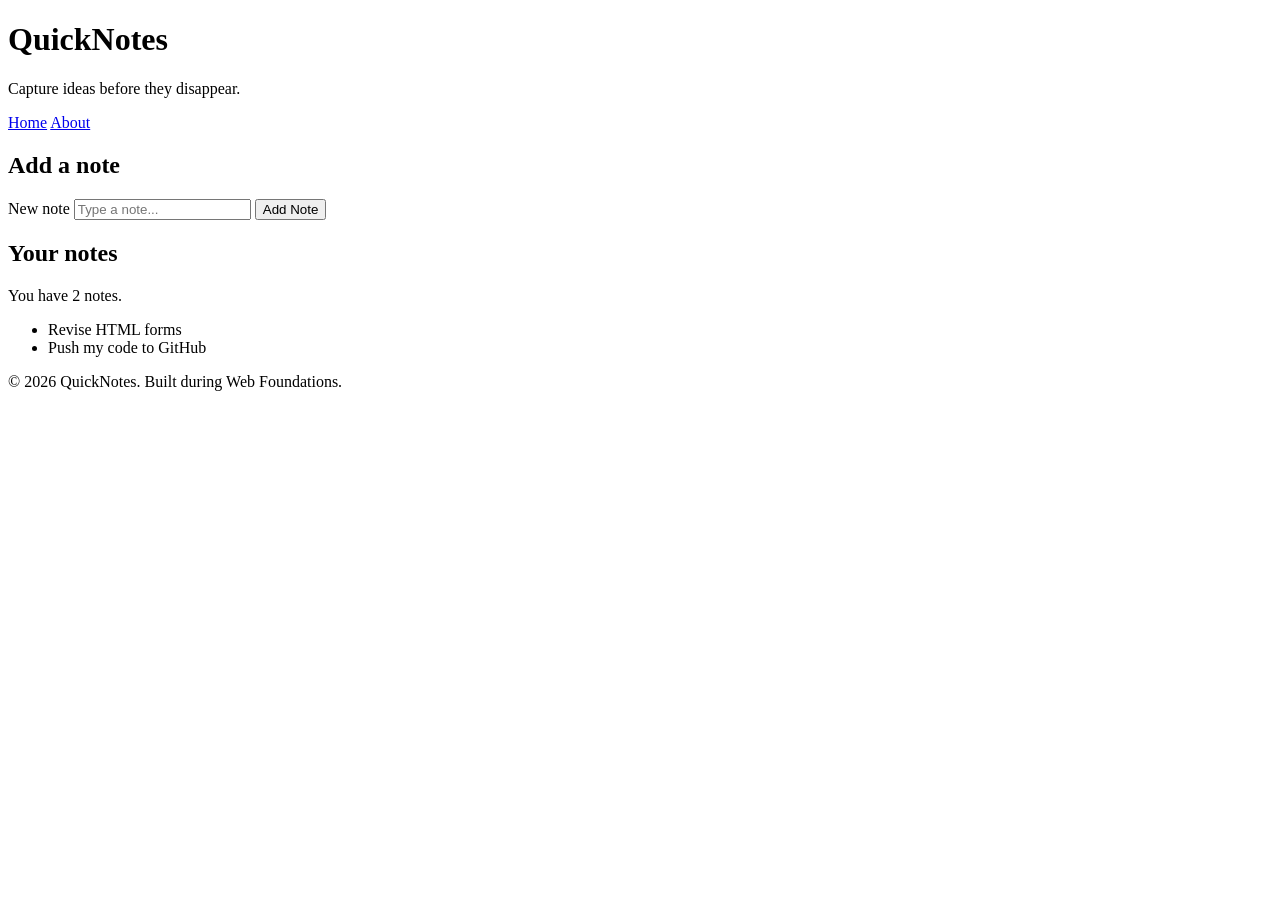
<file: day1/index.html>
<!DOCTYPE html>
<html lang="en">
  <head>
    <meta charset="UTF-8" />
    <meta name="viewport" content="width=device-width, initial-scale=1.0" />
    <title>QuickNotes - Home</title>
  </head>
  <body>
    <header>
      <h1>QuickNotes</h1>
      <p>Capture ideas before they disappear.</p>
      <nav>
        <a href="index.html">Home</a>
        <a href="about.html">About</a>
      </nav>
    </header>

    <main>
      <section>
        <h2>Add a note</h2>
        <form id="note-form">
          <label for="note-input">New note</label>
          <input type="text" id="note-input" placeholder="Type a note..." />
          <button type="submit">Add Note</button>
        </form>
      </section>

      <section>
        <h2>Your notes</h2>
        <p id="note-count">You have 2 notes.</p>
        <ul id="notes-list">
          <li>Revise HTML forms</li>
          <li>Push my code to GitHub</li>
        </ul>
      </section>
    </main>

    <footer>
      <p>&copy; 2026 QuickNotes. Built during Web Foundations.</p>
    </footer>
  </body>
</html>
</file>
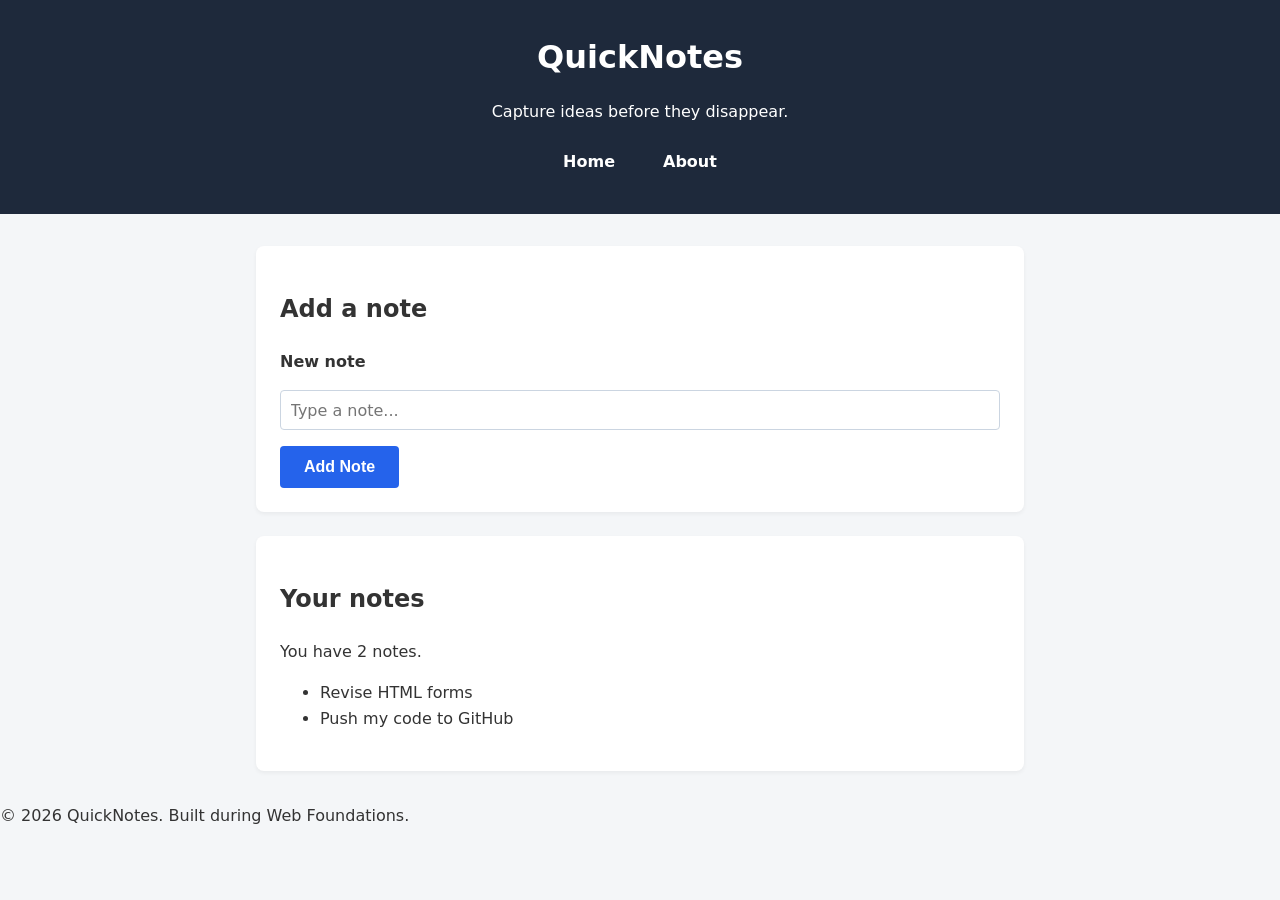
<file: day2/index.html>
<!DOCTYPE html>
<html lang="en">

<head>
  <meta charset="UTF-8" />
  <meta name="viewport" content="width=device-width, initial-scale=1.0" />
  <title>QuickNotes - Home</title>
  <link rel="stylesheet" href="style.css">
</head>

<body>
  <header>
    <h1>QuickNotes</h1>
    <p>Capture ideas before they disappear.</p>
    <nav>
      <a href="index.html">Home</a>
      <a href="about.html">About</a>
    </nav>
  </header>

  <main>
    <section>
      <h2>Add a note</h2>
      <form id="note-form">
        <label for="note-input">New note</label>
        <input type="text" id="note-input" placeholder="Type a note..." />
        <button type="submit">Add Note</button>
      </form>
    </section>

    <section>
      <h2>Your notes</h2>
      <p id="note-count">You have 2 notes.</p>
      <ul id="notes-list">
        <li>Revise HTML forms</li>
        <li>Push my code to GitHub</li>
      </ul>
    </section>
  </main>

  <footer>
    <p>&copy; 2026 QuickNotes. Built during Web Foundations.</p>
  </footer>
</body>

</html>
</file>
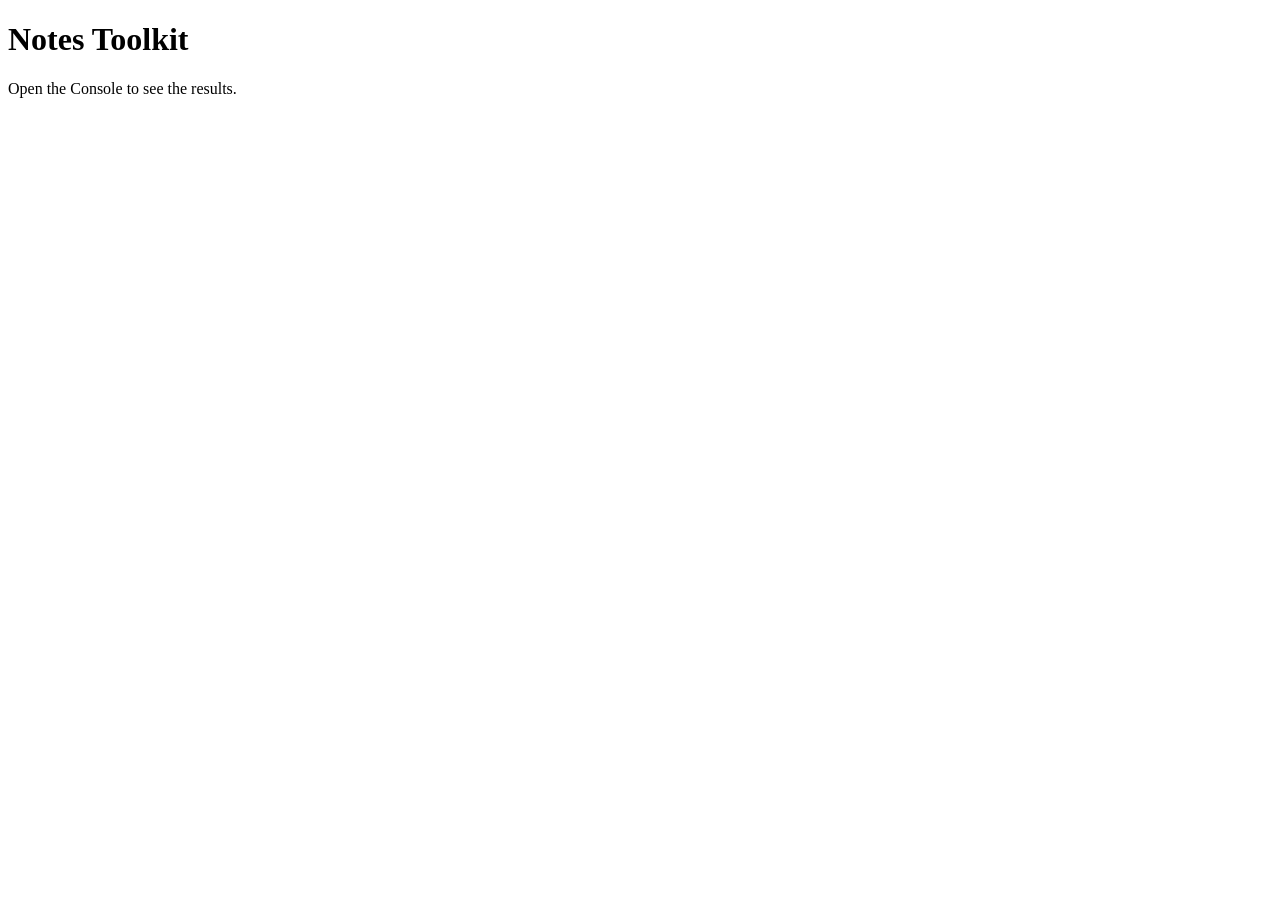
<file: day3/index.html>
<!DOCTYPE html>
<html lang="en">

<head>
    <meta charset="UTF-8">
    <meta name="viewport" content="width=device-width, initial-scale=1.0">
    <title>Notes Toolkit</title>
    <script src="script.js" defer></script>
</head>

<body>
    <h1>Notes Toolkit</h1>
    <p>Open the Console to see the results.</p>
</body>

</html>
</file>
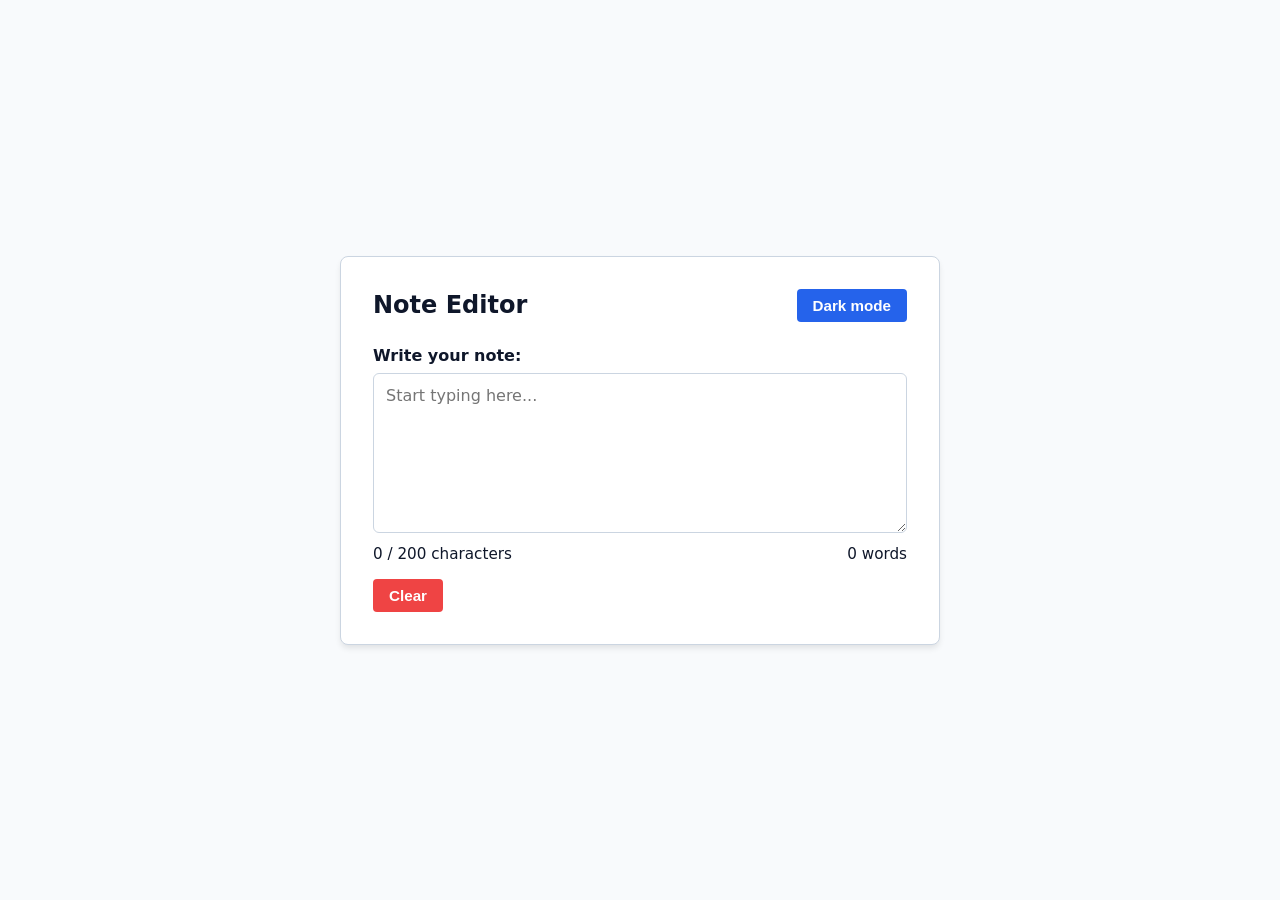
<file: day4/index.html>
<!DOCTYPE html>
<html lang="en">

<head>
    <meta charset="UTF-8">
    <meta name="viewport" content="width=device-width, initial-scale=1.0">
    <title>Day 4 - Note Editor</title>
    <link rel="stylesheet" href="style.css">
    <script src="script.js" defer></script>
</head>

<body>
    <div class="container">
        <header>
            <h1>Note Editor</h1>
            <button id="theme-toggle" type="button">Dark mode</button>
        </header>

        <main>
            <label for="note-text">Write your note:</label>
            <textarea id="note-text" placeholder="Start typing here..."></textarea>

            <div class="counters">
                <p id="char-count">0 / 200 characters</p>
                <p id="word-count">0 words</p>
            </div>

            <div class="actions">
                <button id="clear-btn" type="button">Clear</button>
            </div>
        </main>
    </div>
</body>

</html>
</file>
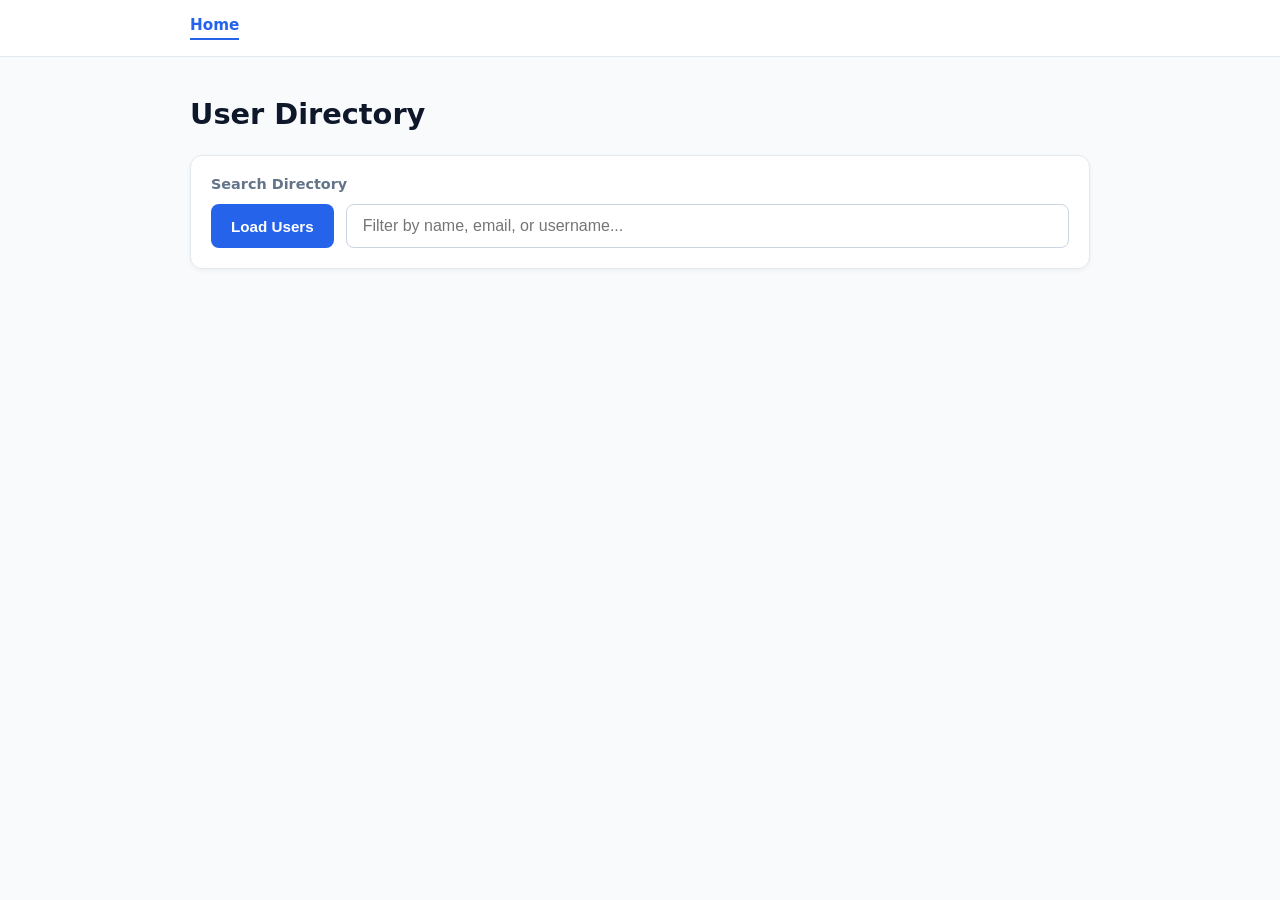
<file: day5/index.html>
<!DOCTYPE html>
<html lang="en">

<head>
    <meta charset="UTF-8">
    <meta name="viewport" content="width=device-width, initial-scale=1.0">
    <title>Day 5 - User Directory</title>
    <style>
        :root {
            --bg-color: #f8fafc;
            --card-bg: #ffffff;
            --primary: #2563eb;
            --primary-hover: #1d4ed8;
            --primary-disabled: #93c5fd;
            --text-main: #0f172a;
            --text-muted: #64748b;
            --border: #e2e8f0;
        }

        body {
            font-family: system-ui, -apple-system, BlinkMacSystemFont, 'Segoe UI', Roboto, sans-serif;
            background-color: var(--bg-color);
            color: var(--text-main);
            margin: 0;
            padding: 0;
            min-height: 100vh;
        }

        header {
            background-color: #ffffff;
            border-bottom: 1px solid var(--border);
            padding: 1rem 2rem;
        }

        nav {
            max-width: 900px;
            margin: 0 auto;
            display: flex;
            gap: 1.5rem;
        }

        nav a {
            text-decoration: none;
            color: var(--text-muted);
            font-weight: 500;
            font-size: 0.95rem;
            padding-bottom: 0.25rem;
            transition: color 0.2s ease;
        }

        nav a[aria-current="page"] {
            color: var(--primary);
            font-weight: 700;
            border-bottom: 2px solid var(--primary);
        }

        main {
            max-width: 900px;
            margin: 2.5rem auto;
            padding: 0 1rem;
        }

        .page-title {
            margin-top: 0;
            margin-bottom: 1.5rem;
            font-size: 1.8rem;
            font-weight: 800;
        }

        .search-card {
            background: var(--card-bg);
            padding: 1.25rem;
            border-radius: 12px;
            border: 1px solid var(--border);
            box-shadow: 0 2px 4px rgba(0, 0, 0, 0.04);
            margin-bottom: 1.5rem;
            display: flex;
            flex-direction: column;
            gap: 0.75rem;
        }

        .search-card label {
            display: block;
            font-weight: 600;
            font-size: 0.9rem;
            color: var(--text-muted);
        }

        .controls {
            display: flex;
            gap: 0.75rem;
            flex-wrap: wrap;
        }

        #load-users {
            background-color: var(--primary);
            color: #ffffff;
            border: none;
            padding: 0.75rem 1.25rem;
            font-size: 0.95rem;
            font-weight: 600;
            border-radius: 8px;
            cursor: pointer;
            transition: background-color 0.2s ease, opacity 0.2s ease;
        }

        #load-users:hover:not(:disabled) {
            background-color: var(--primary-hover);
        }

        #load-users:disabled {
            background-color: var(--primary-disabled);
            cursor: not-allowed;
            opacity: 0.8;
        }

        #filter-input {
            flex: 1;
            min-width: 220px;
            padding: 0.75rem 1rem;
            font-size: 1rem;
            border: 1px solid #cbd5e1;
            border-radius: 8px;
            box-sizing: border-box;
            outline: none;
            transition: border-color 0.2s ease, box-shadow 0.2s ease;
        }

        #filter-input:focus {
            border-color: var(--primary);
            box-shadow: 0 0 0 3px rgba(37, 99, 235, 0.15);
        }

        /* Single status message styling required by reviewer */
        #status-message {
            font-weight: 600;
            margin-bottom: 1.5rem;
            min-height: 1.5rem;
            color: var(--text-muted);
        }

        .user-grid {
            display: grid;
            grid-template-columns: repeat(auto-fill, minmax(260px, 1fr));
            gap: 1.25rem;
            list-style: none;
            padding: 0;
            margin: 0;
        }

        .user-card {
            background: var(--card-bg);
            padding: 1.25rem;
            border-radius: 10px;
            border: 1px solid var(--border);
            box-shadow: 0 1px 3px rgba(0, 0, 0, 0.05);
            transition: transform 0.2s ease, box-shadow 0.2s ease;
        }

        .user-card:hover {
            transform: translateY(-2px);
            box-shadow: 0 4px 12px rgba(0, 0, 0, 0.08);
        }

        .user-card h3 {
            margin: 0 0 0.5rem 0;
            font-size: 1.15rem;
            color: var(--text-main);
        }

        .user-card p {
            margin: 0.35rem 0;
            font-size: 0.9rem;
            color: var(--text-muted);
            word-break: break-all;
        }
    </style>
    <script src="users.js" defer></script>
</head>

<body>
    <header>
        <nav aria-label="Main navigation">
            <a href="index.html" aria-current="page">Home</a>
        </nav>
    </header>

    <main>
        <h1 class="page-title">User Directory</h1>

        <div class="search-card">
            <label for="filter-input">Search Directory</label>
            <div class="controls">
                <button id="load-users">Load Users</button>
                <input type="text" id="filter-input" placeholder="Filter by name, email, or username...">
            </div>
        </div>

        <!-- Single ARIA Live region status paragraph for loading, success, and error states -->
        <p id="status-message" aria-live="polite" role="alert"></p>

        <ul id="users-list" class="user-grid"></ul>
    </main>
</body>

</html>
</file>
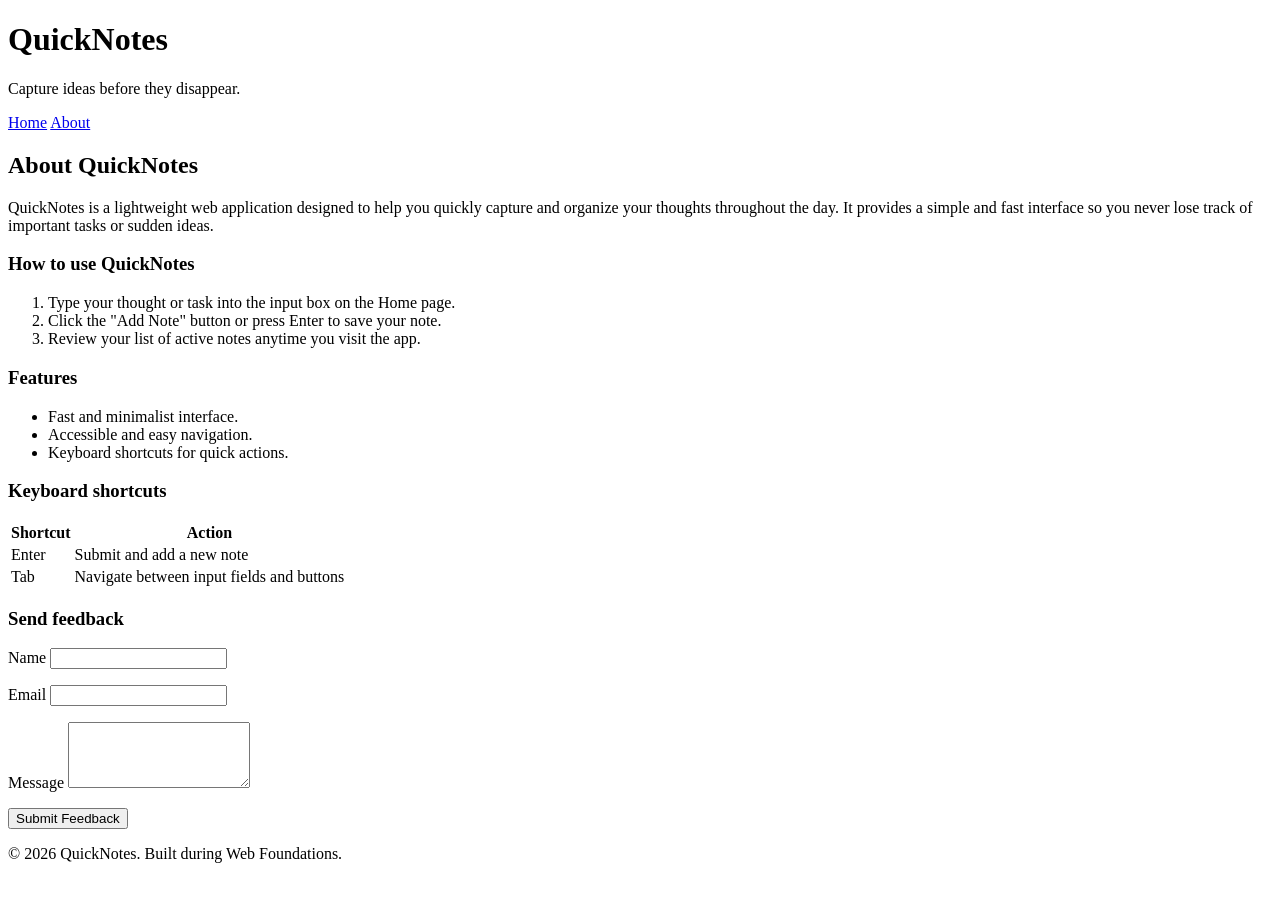
<file: day1/about.html>
<!DOCTYPE html>
<html lang="en">
  <head>
    <meta charset="UTF-8" />
    <meta name="viewport" content="width=device-width, initial-scale=1.0" />
    <title>QuickNotes - About</title>
  </head>
  <body>
    <header>
      <h1>QuickNotes</h1>
      <p>Capture ideas before they disappear.</p>
      <nav>
        <a href="index.html">Home</a>
        <a href="about.html">About</a>
      </nav>
    </header>

    <main>
      <h2>About QuickNotes</h2>
      <p>
        QuickNotes is a lightweight web application designed to help you quickly capture and organize your thoughts throughout the day. It provides a simple and fast interface so you never lose track of important tasks or sudden ideas.
      </p>

      <section>
        <h3>How to use QuickNotes</h3>
        <ol>
          <li>Type your thought or task into the input box on the Home page.</li>
          <li>Click the "Add Note" button or press Enter to save your note.</li>
          <li>Review your list of active notes anytime you visit the app.</li>
        </ol>
      </section>

      <section>
        <h3>Features</h3>
        <ul>
          <li>Fast and minimalist interface.</li>
          <li>Accessible and easy navigation.</li>
          <li>Keyboard shortcuts for quick actions.</li>
        </ul>
      </section>

      <section>
        <h3>Keyboard shortcuts</h3>
        <table>
          <thead>
            <tr>
              <th>Shortcut</th>
              <th>Action</th>
            </tr>
          </thead>
          <tbody>
            <tr>
              <td>Enter</td>
              <td>Submit and add a new note</td>
            </tr>
            <tr>
              <td>Tab</td>
              <td>Navigate between input fields and buttons</td>
            </tr>
          </tbody>
        </table>
      </section>

      <section>
        <h3>Send feedback</h3>
        <form id="feedback-form">
          <p>
            <label for="user-name">Name</label>
            <input type="text" id="user-name" name="name" required />
          </p>
          <p>
            <label for="user-email">Email</label>
            <input type="email" id="user-email" name="email" required />
          </p>
          <p>
            <label for="user-message">Message</label>
            <textarea id="user-message" name="message" rows="4" required></textarea>
          </p>
          <button type="submit">Submit Feedback</button>
        </form>
      </section>
    </main>

    <footer>
      <p>&copy; 2026 QuickNotes. Built during Web Foundations.</p>
    </footer>
  </body>
</html>
</file>
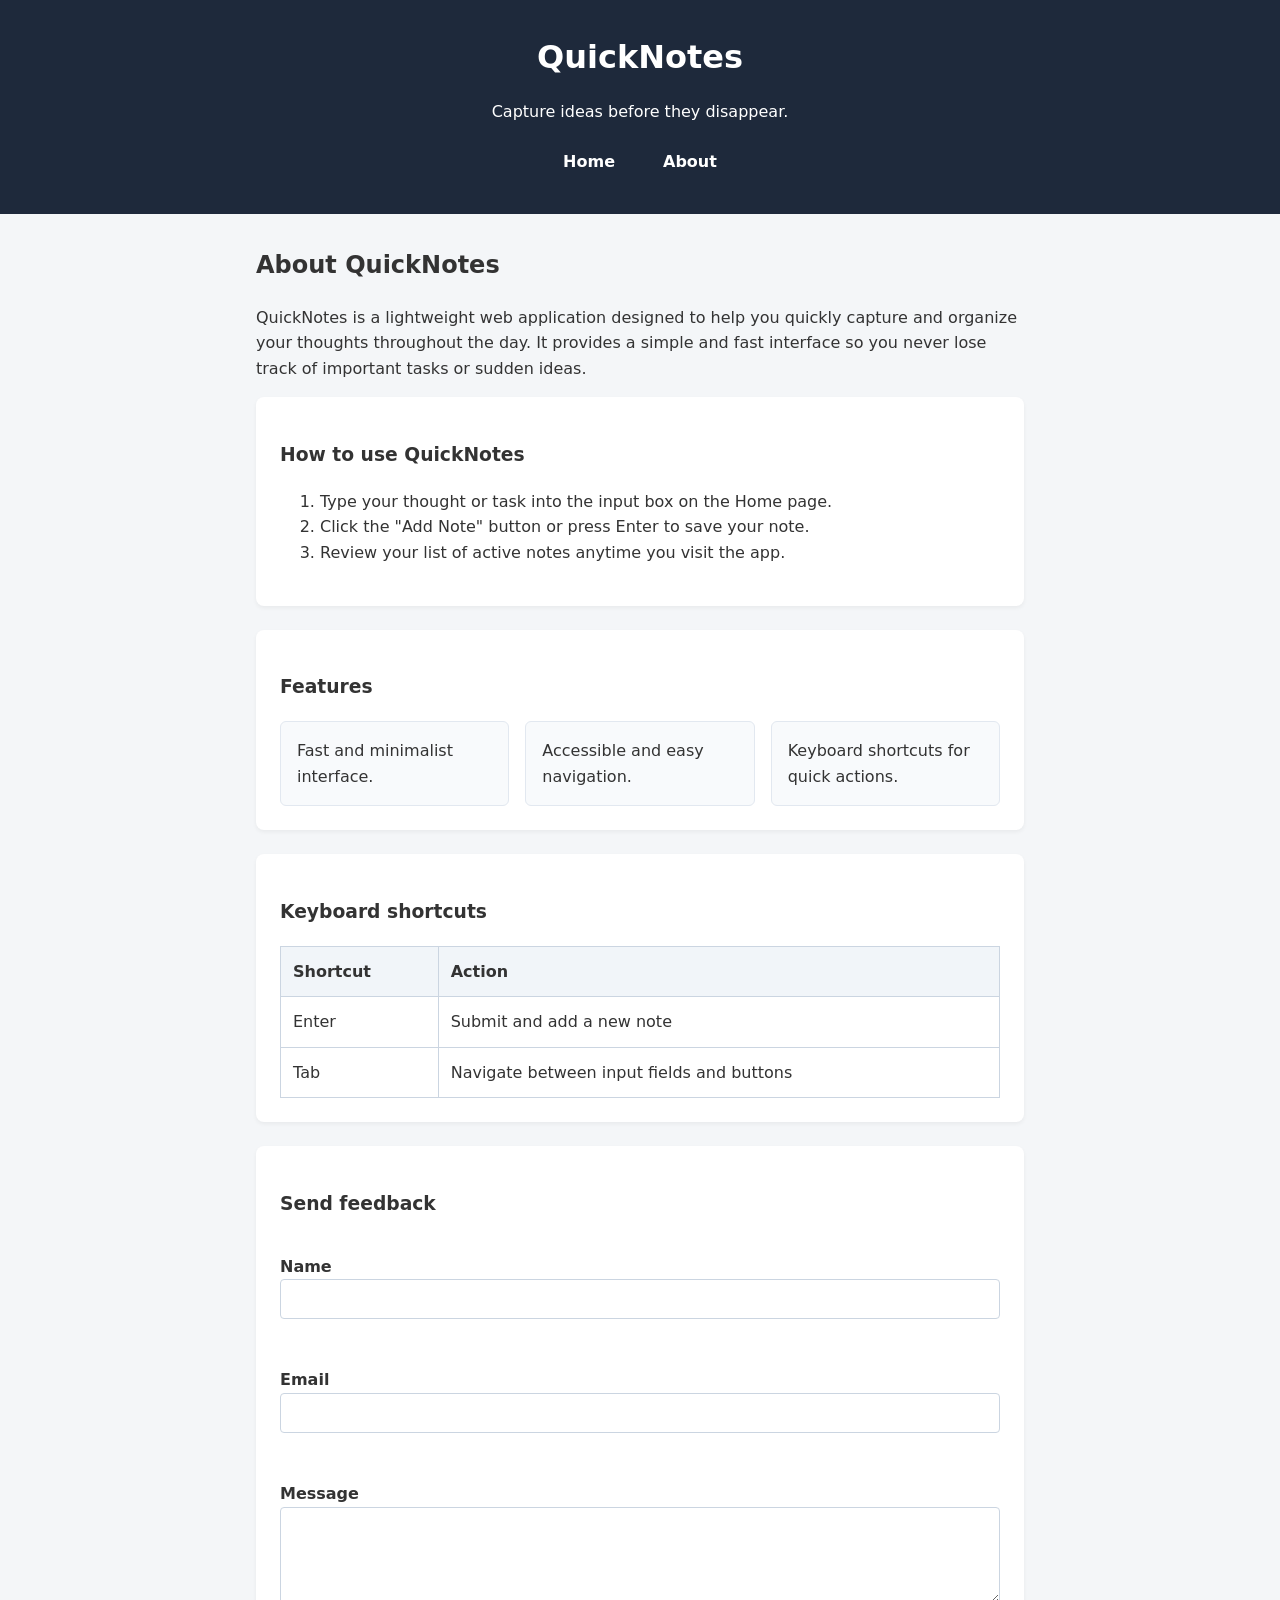
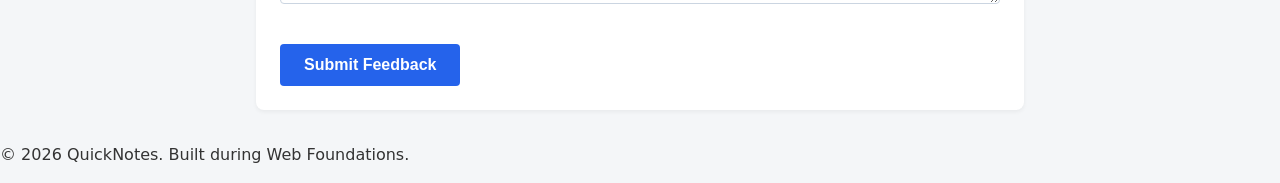
<file: day2/about.html>
<!DOCTYPE html>
<html lang="en">

<head>
  <meta charset="UTF-8" />
  <meta name="viewport" content="width=device-width, initial-scale=1.0" />
  <title>QuickNotes - About</title>
  <link rel="stylesheet" href="style.css">
</head>

<body>
  <header>
    <h1>QuickNotes</h1>
    <p>Capture ideas before they disappear.</p>
    <nav>
      <a href="index.html">Home</a>
      <a href="about.html">About</a>
    </nav>
  </header>

  <main>
    <h2>About QuickNotes</h2>
    <p>
      QuickNotes is a lightweight web application designed to help you quickly capture and organize your thoughts
      throughout the day. It provides a simple and fast interface so you never lose track of important tasks or sudden
      ideas.
    </p>

    <section>
      <h3>How to use QuickNotes</h3>
      <ol>
        <li>Type your thought or task into the input box on the Home page.</li>
        <li>Click the "Add Note" button or press Enter to save your note.</li>
        <li>Review your list of active notes anytime you visit the app.</li>
      </ol>
    </section>

    <section>
      <h3>Features</h3>
      <ul class="features">
        <li>Fast and minimalist interface.</li>
        <li>Accessible and easy navigation.</li>
        <li>Keyboard shortcuts for quick actions.</li>
      </ul>
    </section>

    <section>
      <h3>Keyboard shortcuts</h3>
      <table>
        <thead>
          <tr>
            <th>Shortcut</th>
            <th>Action</th>
          </tr>
        </thead>
        <tbody>
          <tr>
            <td>Enter</td>
            <td>Submit and add a new note</td>
          </tr>
          <tr>
            <td>Tab</td>
            <td>Navigate between input fields and buttons</td>
          </tr>
        </tbody>
      </table>
    </section>

    <section>
      <h3>Send feedback</h3>
      <form id="feedback-form">
        <p>
          <label for="user-name">Name</label>
          <input type="text" id="user-name" name="name" required />
        </p>
        <p>
          <label for="user-email">Email</label>
          <input type="email" id="user-email" name="email" required />
        </p>
        <p>
          <label for="user-message">Message</label>
          <textarea id="user-message" name="message" rows="4" required></textarea>
        </p>
        <button type="submit">Submit Feedback</button>
      </form>
    </section>
  </main>

  <footer>
    <p>&copy; 2026 QuickNotes. Built during Web Foundations.</p>
  </footer>
</body>

</html>
</file>
<file: day2/style.css>
/* 1. Global Box-Sizing Reset & Base Body Styles */
*,
*::before,
*::after {
    box-sizing: border-box;
}

body {
    margin: 0;
    padding: 0;
    font-family: system-ui, -apple-system, BlinkMacSystemFont, 'Segoe UI', Roboto, sans-serif;
    line-height: 1.6;
    background-color: #f4f6f8;
    color: #333333;
}

/* 2. Header Styles */
header {
    background-color: #1e293b;
    color: #ffffff;
    padding: 2rem 1rem;
    text-align: center;
}

header h1 {
    margin: 0 0 0.5rem 0;
}

/* 3. Navigation Bar (Flexbox) */
nav {
    display: flex;
    justify-content: center;
    align-items: center;
    gap: 16px;
    margin-top: 1rem;
}

nav a {
    color: #ffffff;
    text-decoration: none;
    font-weight: 600;
    padding: 0.5rem 1rem;
    border-radius: 4px;
    transition: background-color 0.3s ease, color 0.3s ease;
}

nav a:hover,
nav a:focus {
    background-color: #334155;
    color: #38bdf8;
}

/* 4. Centered Main & Section White Card Style */
main {
    max-width: 800px;
    margin: 2rem auto;
    padding: 0 1rem;
}

section {
    background-color: #ffffff;
    padding: 1.5rem;
    margin-bottom: 1.5rem;
    border-radius: 8px;
    box-shadow: 0 2px 4px rgba(0, 0, 0, 0.05);
}

/* 5. Features List (CSS Grid Cards) */
ul.features {
    display: grid;
    grid-template-columns: repeat(auto-fit, minmax(180px, 1fr));
    gap: 1rem;
    list-style: none;
    padding: 0;
    margin: 1rem 0 0 0;
}

ul.features li {
    background-color: #f8fafc;
    border: 1px solid #e2e8f0;
    border-radius: 6px;
    padding: 1rem;
    font-weight: 500;
}

/* 6. Shortcuts Table Styling */
table {
    width: 100%;
    border-collapse: collapse;
    margin-top: 1rem;
}

th,
td {
    border: 1px solid #cbd5e1;
    padding: 0.75rem;
    text-align: left;
}

th {
    background-color: #f1f5f9;
    font-weight: 600;
}

/* 7. Feedback Form Styling */
form {
    display: flex;
    flex-direction: column;
    gap: 1rem;
    margin-top: 1rem;
}

form label {
    display: flex;
    flex-direction: column;
    font-weight: 600;
    gap: 0.3rem;
}

input[type="text"],
input[type="email"],
textarea {
    width: 100%;
    padding: 0.6rem;
    border: 1px solid #cbd5e1;
    border-radius: 4px;
    font-size: 1rem;
    font-family: inherit;
}

/* 8. Button Hover & Transition Effects */
button[type="submit"],
button {
    width: max-content;
    background-color: #2563eb;
    color: #ffffff;
    border: none;
    padding: 0.75rem 1.5rem;
    font-size: 1rem;
    font-weight: 600;
    border-radius: 4px;
    cursor: pointer;
    transition: background-color 0.3s ease, transform 0.1s ease;
}

button[type="submit"]:hover,
button:hover {
    background-color: #1d4ed8;
}

/* 9. Media Query for Small Screens (< 600px) */
@media (max-width: 600px) {
    header {
        padding: 1rem 0.5rem;
    }

    header h1 {
        font-size: 1.5rem;
    }

    main {
        margin: 1rem auto;
    }
}
</file>
<file: day4/style.css>
/* 1. CSS Variables for Themes */
:root {
    --bg-color: #f8fafc;
    --card-bg: #ffffff;
    --text-color: #0f172a;
    --border-color: #cbd5e1;
    --primary-btn: #2563eb;
    --primary-btn-hover: #1d4ed8;
    --clear-btn: #ef4444;
    --clear-btn-hover: #dc2626;
}

body.dark {
    --bg-color: #0f172a;
    --card-bg: #1e293b;
    --text-color: #f8fafc;
    --border-color: #334155;
    --primary-btn: #38bdf8;
    --primary-btn-hover: #0284c7;
    --clear-btn: #f87171;
    --clear-btn-hover: #ef4444;
}

/* 2. Base Styles */
*,
*::before,
*::after {
    box-sizing: border-box;
}

body {
    margin: 0;
    padding: 0;
    font-family: system-ui, -apple-system, BlinkMacSystemFont, 'Segoe UI', Roboto, sans-serif;
    background-color: var(--bg-color);
    color: var(--text-color);
    min-height: 100vh;
    display: flex;
    justify-content: center;
    align-items: center;
    transition: background-color 0.3s ease, color 0.3s ease;
}

.container {
    width: 100%;
    max-width: 600px;
    margin: 2rem 1rem;
    padding: 2rem;
    background-color: var(--card-bg);
    border: 1px solid var(--border-color);
    border-radius: 8px;
    box-shadow: 0 4px 6px -1px rgba(0, 0, 0, 0.1);
}

header {
    display: flex;
    justify-content: space-between;
    align-items: center;
    margin-bottom: 1.5rem;
}

header h1 {
    margin: 0;
    font-size: 1.5rem;
}

label {
    display: block;
    font-weight: 600;
    margin-bottom: 0.5rem;
}

textarea {
    width: 100%;
    height: 160px;
    padding: 0.75rem;
    border: 1px solid var(--border-color);
    border-radius: 6px;
    background-color: var(--card-bg);
    color: var(--text-color);
    font-family: inherit;
    font-size: 1rem;
    resize: vertical;
    transition: border-color 0.2s ease;
}

textarea:focus {
    outline: none;
    border-color: var(--primary-btn);
}

.counters {
    display: flex;
    justify-content: space-between;
    margin: 0.5rem 0 1rem 0;
    font-size: 0.95rem;
}

.counters p {
    margin: 0;
}

/* 3. Character Counter Warning & Over Classes */
p.warning {
    color: #f97316;
    /* Orange */
    font-weight: 600;
}

p.over {
    color: #ef4444;
    /* Red */
    font-weight: bold;
}

/* 4. Buttons */
button {
    padding: 0.5rem 1rem;
    font-size: 0.95rem;
    font-weight: 600;
    border: none;
    border-radius: 4px;
    cursor: pointer;
    transition: background-color 0.2s ease, color 0.2s ease;
}

#theme-toggle {
    background-color: var(--primary-btn);
    color: #ffffff;
}

#theme-toggle:hover {
    background-color: var(--primary-btn-hover);
}

#clear-btn {
    background-color: var(--clear-btn);
    color: #ffffff;
}

#clear-btn:hover {
    background-color: var(--clear-btn-hover);
}
</file>
